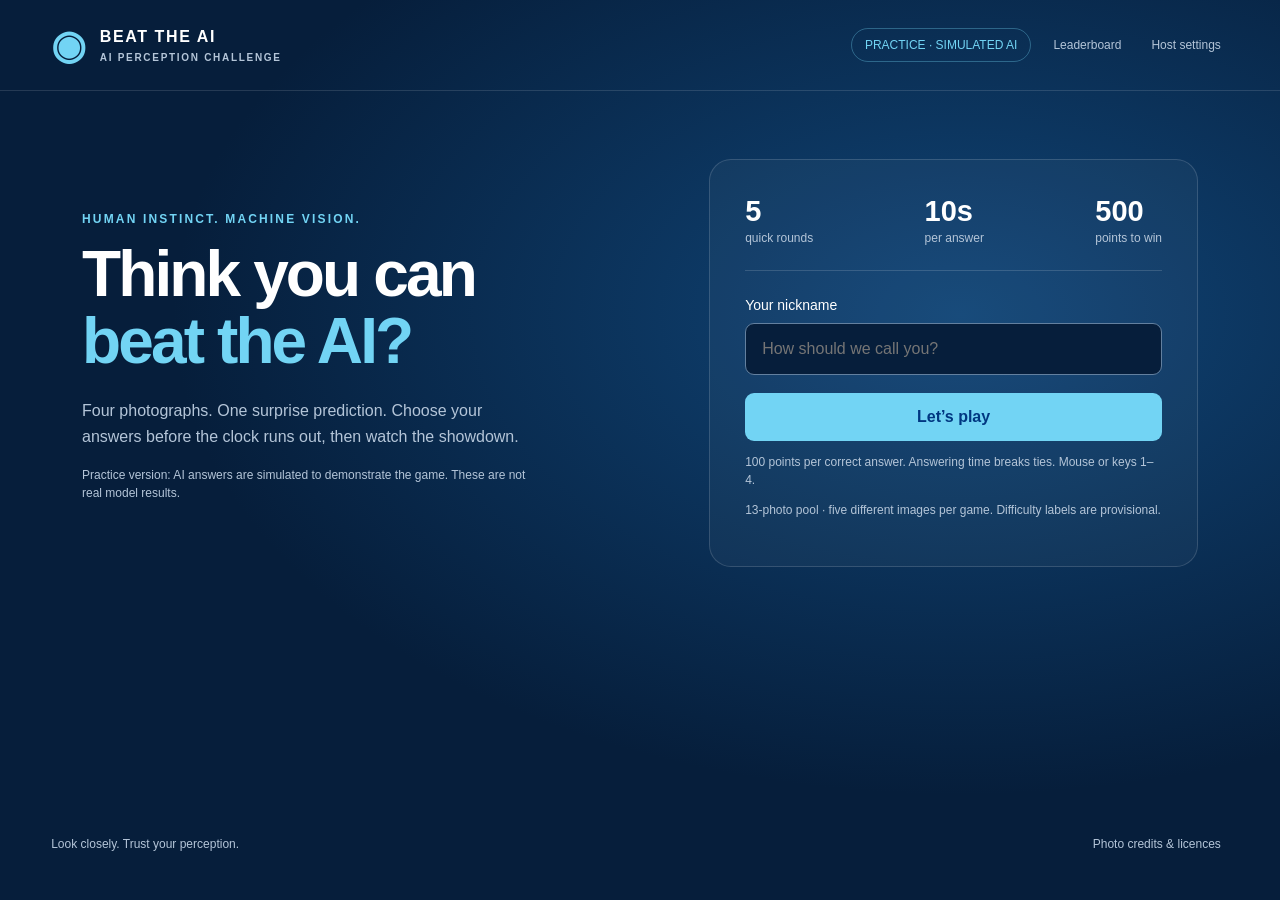
<file: index.html>
<!doctype html>
<html lang="en"><head><meta charset="utf-8"><meta name="viewport" content="width=device-width,initial-scale=1"><title>Beat the AI · Perception challenge</title><link rel="icon" href="data:image/svg+xml,%3Csvg xmlns='http://www.w3.org/2000/svg' viewBox='0 0 32 32'%3E%3Crect width='32' height='32' rx='8' fill='%23003781'/%3E%3Ccircle cx='16' cy='16' r='9' fill='none' stroke='white' stroke-width='3'/%3E%3Ccircle cx='16' cy='16' r='3' fill='%2366cfff'/%3E%3C/svg%3E"><link rel="stylesheet" href="style.css"></head>
<body><header><div class="brand"><span class="lens">◉</span><span>BEAT THE AI<small>AI PERCEPTION CHALLENGE</small></span></div><nav><span id="mode" class="badge"></span><button id="boardLink" class="quiet">Leaderboard</button><button id="hostLink" class="quiet">Host settings</button></nav></header><main id="app"></main><footer><span>Look closely. Trust your perception.</span><button class="quiet" id="creditsLink">Photo credits & licences</button></footer><dialog id="dialog"><button class="close" aria-label="Close dialog">×</button><div id="dialogBody"></div></dialog><script src="game.js"></script></body></html>
</file>
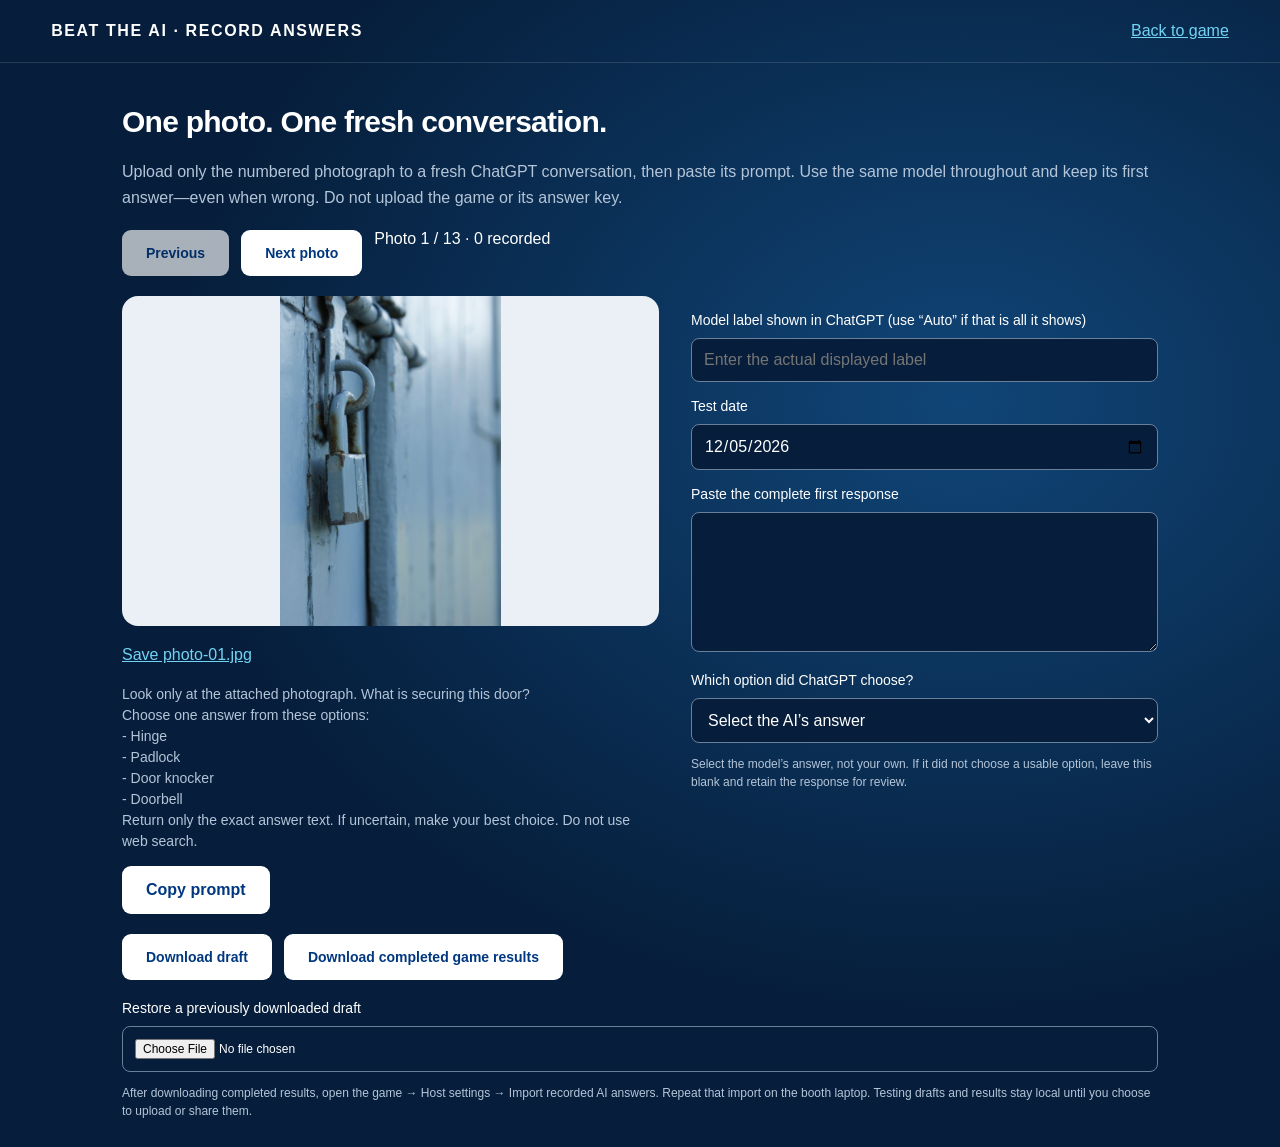
<file: AI-testing.html>
<!doctype html><html lang="en"><head><meta charset="utf-8"><meta name="viewport" content="width=device-width"><title>Record ChatGPT answers</title><link rel="stylesheet" href="style.css"><style>textarea,select,input{font:inherit;width:100%;padding:12px;background:#061e3b;color:white;border:1px solid #69809a;border-radius:8px}textarea{min-height:140px;line-height:1.5}.tools{display:flex;gap:12px;flex-wrap:wrap;margin:20px 0}.tools button{font-size:14px}a{color:#72d4f4}.photo{height:330px}#status{min-height:25px}pre{white-space:pre-wrap;font:14px/1.5 Arial;color:#b4c5d8}main{max-width:1100px}input[type=file]{font-size:12px}</style></head><body><header><div class="brand">BEAT THE AI · RECORD ANSWERS</div><a href="index.html">Back to game</a></header><main><h2>One photo. One fresh conversation.</h2><p>Upload only the numbered photograph to a fresh ChatGPT conversation, then paste its prompt. Use the same model throughout and keep its first answer—even when wrong. Do not upload the game or its answer key.</p><div class="tools"><button id="prev">Previous</button><button id="next">Next photo</button><span id="progress"></span></div><section class="arena"><div><div class="photo"><img id="photo" alt="Numbered test photograph"></div><p><a id="photoLink" download>Save this numbered photo</a></p><pre id="prompt"></pre><button id="copy">Copy prompt</button></div><div><label for="model">Model label shown in ChatGPT (use “Auto” if that is all it shows)</label><input id="model" placeholder="Enter the actual displayed label"><label for="date">Test date</label><input id="date" type="date"><label for="raw">Paste the complete first response</label><textarea id="raw"></textarea><label for="answer">Which option did ChatGPT choose?</label><select id="answer"></select><p class="note">Select the model’s answer, not your own. If it did not choose a usable option, leave this blank and retain the response for review.</p><p id="status" aria-live="polite"></p></div></section><div class="tools"><button id="draft">Download draft</button><button id="export">Download completed game results</button></div><label for="restore">Restore a previously downloaded draft</label><input type="file" accept=".json" id="restore"><p class="note">After downloading completed results, open the game → Host settings → Import recorded AI answers. Repeat that import on the booth laptop. Testing drafts and results stay local until you choose to upload or share them.</p></main><script src="test-data.js"></script><script src="testing.js"></script></body></html>
</file>
<file: style.css>
:root{font-family:Arial,Helvetica,sans-serif;color:#fff;background:#061e3b;font-size:16px;--blue:#003781;--cyan:#72d4f4;--muted:#b4c5d8}*{box-sizing:border-box}body{margin:0;min-height:100vh;background:radial-gradient(ellipse at 75% 35%,#104577 0,transparent 58%),#061e3b}header,footer{display:flex;justify-content:space-between;align-items:center;gap:16px;padding:22px 4vw}header{border-bottom:1px solid #ffffff20}.brand{display:flex;gap:12px;align-items:center;letter-spacing:.1em;font-weight:700}.brand small{display:block;font-size:10px;letter-spacing:.17em;color:var(--muted);margin-top:6px}.lens{font-size:40px;color:var(--cyan)}nav{display:flex;align-items:center;gap:14px}.badge{font-size:12px;border:1px solid #72d4f455;border-radius:30px;padding:9px 13px;color:var(--cyan)}button,input{font:inherit}button{cursor:pointer;border:0;border-radius:9px;padding:15px 24px;background:#fff;color:#003781;font-weight:700;transition:background .15s,transform .15s}button:hover{background:#d7f4ff}button:active{transform:translateY(1px)}button:disabled{cursor:default;opacity:.65}button:focus-visible,input:focus-visible{outline:3px solid #72d4f4;outline-offset:4px}.quiet{background:transparent;color:var(--muted);font-size:12px;padding:8px;font-weight:400}.quiet:hover{background:#ffffff10;color:white}main{max-width:1180px;margin:auto;padding:32px 32px 15px;min-height:calc(100vh - 172px)}h1{font-size:clamp(38px,5vw,66px);line-height:1.04;letter-spacing:-.045em;margin:15px 0 24px}h2{font-size:30px;margin:10px 0 20px;letter-spacing:-.025em}p{line-height:1.6;color:var(--muted)}.eyebrow{font-size:12px;font-weight:700;letter-spacing:.18em;color:var(--cyan)}.start{display:grid;grid-template-columns:1.15fr 1fr;gap:65px;align-items:center;min-height:480px}.start p{max-width:460px}.start h1 span{color:var(--cyan)}.entry{background:#ffffff09;border:1px solid #ffffff25;border-radius:22px;padding:35px}.steps{display:flex;justify-content:space-between;gap:15px;border-bottom:1px solid #ffffff25;padding-bottom:24px;margin-bottom:26px}.steps strong{display:block;font-size:29px}.steps span{font-size:12px;color:var(--muted)}label{display:block;font-size:14px;margin:16px 0 10px}input[type=text]{display:block;width:100%;border:1px solid #63809f;border-radius:9px;background:#061e3b;color:white;padding:16px}.primary{background:var(--cyan);width:100%;margin-top:18px}.note{font-size:12px;line-height:1.5}.roundtop{display:flex;justify-content:space-between;align-items:center;margin-bottom:15px}.timer{font-size:30px;font-variant-numeric:tabular-nums}.track{height:4px;background:#ffffff20;margin-bottom:23px;border-radius:10px;overflow:hidden}.track div{height:100%;background:var(--cyan)}.arena{display:grid;grid-template-columns:1.15fr 1fr;gap:32px}.photo{height:min(52vh,430px);background:#eaf0f5;border-radius:16px;display:flex;justify-content:center;overflow:hidden}.photo img{width:100%;height:100%;object-fit:contain}.question{display:flex;flex-direction:column;justify-content:center}.answers{display:grid;gap:12px}.answer{text-align:left;background:#ffffff0a;border:1px solid #69809a;color:white;display:flex;align-items:center;gap:16px;padding:18px}.answer:hover{background:#ffffff20}.key{display:inline-grid;place-items:center;border:1px solid #ffffff50;width:28px;height:28px;border-radius:5px;font-size:12px}.locked{background:#00569b!important;border-color:var(--cyan)}.feedback{color:var(--cyan);min-height:23px;font-size:14px}.reveal{animation:appear .3s ease}.comparison{display:grid;grid-template-columns:1fr 1fr;gap:15px;margin:20px 0}.scorebox{border:1px solid #ffffff30;border-radius:12px;padding:22px}.scorebox strong{font-size:34px;display:block;margin:10px 0}.ok{color:#8de4c0}.bad{color:#ffbfae}.center{text-align:center;max-width:820px;margin:auto}.bigscore{font-size:80px;color:var(--cyan);font-weight:bold;margin:14px}.board{width:100%;border-collapse:collapse;text-align:left;margin:25px 0}.board th{font-size:12px;color:var(--muted);font-weight:400}.board th,.board td{padding:15px;border-bottom:1px solid #ffffff20}.highlight{background:#72d4f418}.actions{display:flex;gap:15px;justify-content:center}.actions .primary{width:auto;margin:0}footer{font-size:12px;color:var(--muted);padding-top:10px}dialog{width:min(720px,90vw);max-height:85vh;border:1px solid #57728e;border-radius:18px;background:#0a2849;color:white;padding:35px}dialog::backdrop{background:#0009}.close{float:right;background:transparent;color:white;font-size:25px;padding:0 5px}dialog a{color:var(--cyan)}.credits{font-family:'Arial Narrow',Arial,sans-serif;font-stretch:condensed;font-size:12px;line-height:1.5}.credits p{margin:10px 0}.host button{margin:8px 8px 8px 0}.host input{max-width:100%}.warning{color:#ffdbab}.count{font-size:110px;color:var(--cyan);font-weight:700;padding:80px 0}.sr{position:absolute;left:-9999px}@keyframes appear{from{opacity:0;transform:translateY(7px)}to{opacity:1;transform:translateY(0)}}@media(max-width:760px){header{align-items:flex-start}nav{gap:3px;flex-wrap:wrap;justify-content:flex-end}.brand{font-size:12px}.start,.arena{grid-template-columns:1fr;gap:22px}.start{min-height:0}.entry{padding:24px}main{padding:25px 20px}.photo{height:32vh;min-height:200px}h1{font-size:43px}.badge{padding:5px;font-size:10px}.board td,.board th{padding:10px 6px}.comparison{gap:8px}.scorebox{padding:12px}footer{gap:5px}}@media(prefers-reduced-motion:reduce){*{animation:none!important;transition:none!important}}
</file>
